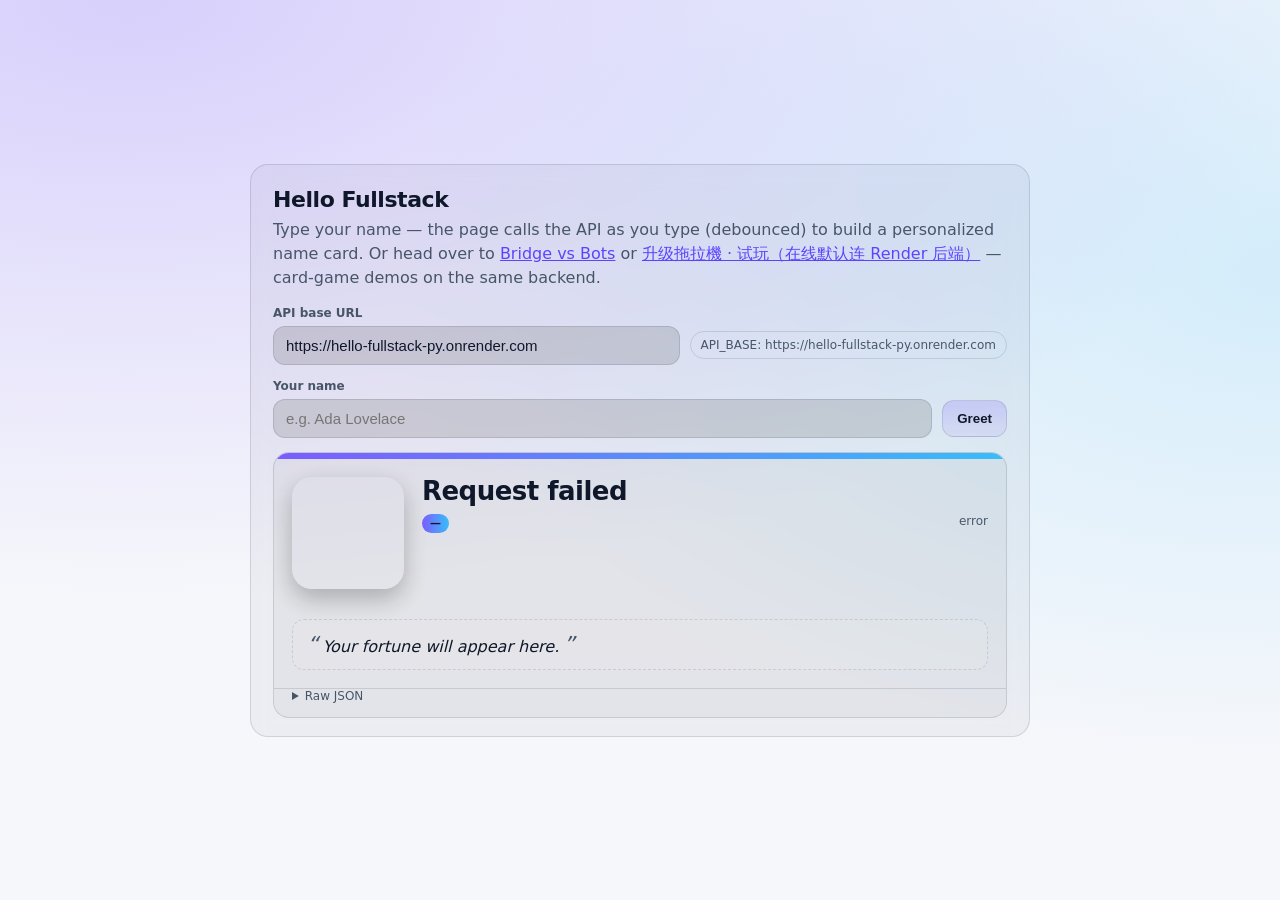
<file: frontend/index.html>
<!doctype html>
<html lang="en">
  <head>
    <meta charset="UTF-8" />
    <meta name="viewport" content="width=device-width, initial-scale=1.0" />
    <title>Hello Fullstack</title>
    <style>
      :root {
        color-scheme: light dark;
        --bg: #0b1020;
        --fg: #e8eaf2;
        --muted: #aab0c0;
        --card: rgba(255, 255, 255, 0.06);
        --border: rgba(255, 255, 255, 0.12);
        --accent: #7c5cff;
        --chip: rgba(255, 255, 255, 0.06);
      }
      @media (prefers-color-scheme: light) {
        :root {
          --bg: #f6f7fb;
          --fg: #0f172a;
          --muted: #475569;
          --card: rgba(15, 23, 42, 0.04);
          --border: rgba(15, 23, 42, 0.12);
          --accent: #5b43ff;
          --chip: rgba(15, 23, 42, 0.05);
        }
      }
      * { box-sizing: border-box; }
      body {
        margin: 0;
        font-family: ui-sans-serif, system-ui, -apple-system, Segoe UI, Roboto,
          Helvetica, Arial, "Apple Color Emoji", "Segoe UI Emoji";
        background: radial-gradient(1200px 600px at 10% 0%, rgba(124, 92, 255, 0.25), transparent),
          radial-gradient(900px 500px at 100% 30%, rgba(56, 189, 248, 0.18), transparent),
          var(--bg);
        color: var(--fg);
        min-height: 100vh;
        display: grid;
        place-items: center;
        padding: 24px;
      }
      .card {
        width: min(780px, 100%);
        background: var(--card);
        border: 1px solid var(--border);
        border-radius: 18px;
        padding: 22px 22px 18px;
        backdrop-filter: blur(10px);
        position: relative;
        overflow: hidden;
      }
      h1 {
        margin: 0 0 6px;
        font-size: 22px;
        letter-spacing: -0.02em;
      }
      p {
        margin: 0 0 16px;
        color: var(--muted);
        line-height: 1.5;
      }
      .row {
        display: flex;
        gap: 10px;
        flex-wrap: wrap;
        align-items: center;
      }
      button {
        appearance: none;
        border: 1px solid var(--border);
        background: linear-gradient(180deg, rgba(124, 92, 255, 0.22), rgba(124, 92, 255, 0.08));
        color: var(--fg);
        border-radius: 12px;
        padding: 10px 14px;
        font-weight: 600;
        cursor: pointer;
        transition: transform 80ms ease, border-color 120ms ease;
      }
      button:hover { border-color: rgba(124, 92, 255, 0.6); }
      button:active { transform: translateY(1px); }
      button:disabled { opacity: 0.55; cursor: not-allowed; }
      label {
        display: block;
        font-size: 12px;
        font-weight: 600;
        color: var(--muted);
        margin-bottom: 6px;
      }
      input[type="text"] {
        flex: 1;
        min-width: 180px;
        appearance: none;
        border: 1px solid var(--border);
        background: rgba(0, 0, 0, 0.12);
        color: var(--fg);
        border-radius: 12px;
        padding: 10px 12px;
        font-size: 15px;
      }
      input[type="text"]:focus {
        outline: none;
        border-color: rgba(124, 92, 255, 0.55);
        box-shadow: 0 0 0 3px rgba(124, 92, 255, 0.18);
      }
      .field { margin-bottom: 14px; }
      .pill {
        font-size: 12px;
        color: var(--muted);
        border: 1px solid var(--border);
        border-radius: 999px;
        padding: 6px 10px;
      }
      a { color: var(--accent); }

      /* --- Fancy card --- */
      .namecard {
        margin-top: 14px;
        border: 1px solid var(--border);
        border-radius: 16px;
        padding: 0;
        overflow: hidden;
        background: var(--card);
      }
      .namecard .aura {
        height: 6px;
        width: 100%;
        background: linear-gradient(90deg, var(--c1, #7c5cff), var(--c2, #38bdf8));
      }
      .namecard .body {
        display: grid;
        grid-template-columns: 112px 1fr;
        gap: 18px;
        padding: 18px;
      }
      .avatar {
        width: 112px;
        height: 112px;
        border-radius: 20px;
        overflow: hidden;
        box-shadow: 0 10px 25px rgba(0,0,0,0.25);
      }
      .avatar svg { display: block; width: 100%; height: 100%; }
      .who { min-width: 0; }
      .hello {
        font-size: 26px;
        font-weight: 700;
        letter-spacing: -0.02em;
        line-height: 1.15;
        margin: 0 0 4px;
        min-height: 1.3em;
        transition: opacity 220ms ease, transform 220ms ease;
      }
      .hello.fade { opacity: 0; transform: translateY(-4px); }
      .meta {
        font-size: 12px;
        color: var(--muted);
        display: flex;
        gap: 8px;
        flex-wrap: wrap;
        margin-bottom: 10px;
      }
      .badge {
        font-size: 11px;
        font-weight: 600;
        letter-spacing: 0.04em;
        text-transform: uppercase;
        color: var(--fg);
        background: linear-gradient(90deg, var(--c1, #7c5cff), var(--c2, #38bdf8));
        padding: 3px 8px;
        border-radius: 999px;
      }
      .chips {
        display: flex;
        flex-wrap: wrap;
        gap: 6px;
        margin-top: 4px;
      }
      .chip {
        font-size: 12px;
        background: var(--chip);
        border: 1px solid var(--border);
        border-radius: 8px;
        padding: 4px 8px;
        color: var(--fg);
      }
      .chip b { color: var(--muted); font-weight: 600; margin-right: 4px; }
      .fortune {
        margin: 12px 18px 18px;
        padding: 12px 14px;
        border: 1px dashed var(--border);
        border-radius: 12px;
        font-style: italic;
        color: var(--fg);
        background: rgba(255,255,255,0.03);
      }
      .fortune::before { content: "\201C"; font-size: 22px; color: var(--muted); margin-right: 4px; }
      .fortune::after  { content: "\201D"; font-size: 22px; color: var(--muted); margin-left: 4px; }

      .details {
        margin-top: 10px;
        border-top: 1px solid var(--border);
        padding-top: 10px;
      }
      details summary {
        cursor: pointer;
        color: var(--muted);
        font-size: 12px;
        user-select: none;
      }
      pre {
        margin: 10px 0 0;
        padding: 12px;
        border-radius: 10px;
        border: 1px solid var(--border);
        background: rgba(0, 0, 0, 0.18);
        overflow: auto;
        font-size: 12px;
        max-height: 260px;
      }

      .confetti {
        position: absolute;
        inset: 0;
        pointer-events: none;
      }

      @media (max-width: 520px) {
        .namecard .body { grid-template-columns: 88px 1fr; }
        .avatar { width: 88px; height: 88px; border-radius: 16px; }
        .hello { font-size: 22px; }
      }
    </style>
  </head>
  <body>
    <div class="card">
      <canvas id="confetti" class="confetti" aria-hidden="true"></canvas>

      <h1>Hello Fullstack</h1>
      <p>
        Type your name — the page calls the API as you type (debounced) to
        build a personalized name card. Or head over to
        <a href="./bridge/">Bridge vs Bots</a> or
        <a href="./sheng/">升级拖拉機 · 试玩（在线默认连 Render 后端）</a> — card-game demos on
        the same backend.
      </p>

      <div class="field">
        <label for="apiBase">API base URL</label>
        <div class="row">
          <input
            id="apiBase"
            type="text"
            placeholder="e.g. https://your-service.onrender.com"
            inputmode="url"
            autocomplete="url"
          />
          <span class="pill" id="apiBasePill"></span>
        </div>
      </div>

      <div class="field">
        <label for="name">Your name</label>
        <div class="row">
          <input
            id="name"
            type="text"
            placeholder="e.g. Ada Lovelace"
            autocomplete="name"
            maxlength="80"
          />
          <button id="call" type="button">Greet</button>
        </div>
      </div>

      <section class="namecard" id="namecard" aria-live="polite">
        <div class="aura" id="aura"></div>
        <div class="body">
          <div class="avatar" id="avatar"></div>
          <div class="who">
            <div class="hello" id="hello">Start typing a name…</div>
            <div class="meta">
              <span class="badge" id="auraWord">—</span>
              <span id="langLabel">—</span>
              <span id="status" style="margin-left:auto"></span>
            </div>
            <div class="chips" id="chips"></div>
          </div>
        </div>
        <div class="fortune" id="fortune">Your fortune will appear here.</div>
        <div class="details" style="padding: 0 18px 14px">
          <details>
            <summary>Raw JSON</summary>
            <pre id="raw">{}</pre>
          </details>
        </div>
      </section>
    </div>

    <script>
      const apiBaseInput = document.getElementById("apiBase");
      const nameInput = document.getElementById("name");
      const callBtn = document.getElementById("call");
      const pill = document.getElementById("apiBasePill");

      const avatarEl = document.getElementById("avatar");
      const helloEl = document.getElementById("hello");
      const langLabelEl = document.getElementById("langLabel");
      const auraWordEl = document.getElementById("auraWord");
      const auraBarEl = document.getElementById("aura");
      const chipsEl = document.getElementById("chips");
      const fortuneEl = document.getElementById("fortune");
      const rawEl = document.getElementById("raw");
      const statusEl = document.getElementById("status");
      const confettiCanvas = document.getElementById("confetti");

      function normalizeBaseUrl(x) {
        return String(x || "").trim().replace(/\/+$/, "");
      }
      function getApiBaseFromUrl() {
        const v = new URLSearchParams(window.location.search).get("api");
        return v ? normalizeBaseUrl(v) : "";
      }
      function getApiBaseFromStorage() {
        try {
          return normalizeBaseUrl(localStorage.getItem("hello_fullstack_api_base"));
        } catch {
          return "";
        }
      }
      let apiBase =
        getApiBaseFromUrl() ||
        getApiBaseFromStorage() ||
        "https://hello-fullstack-py.onrender.com";

      function renderApiBase() {
        apiBaseInput.value = apiBase;
        pill.textContent = `API_BASE: ${apiBase}`;
      }
      function setApiBase(next) {
        const v = normalizeBaseUrl(next);
        if (!v) return;
        apiBase = v;
        try { localStorage.setItem("hello_fullstack_api_base", apiBase); } catch {}
        renderApiBase();
      }
      renderApiBase();

      // --- greetings rotation ---
      let greetingIdx = 0;
      let greetings = [];
      let rotateTimer = null;
      function stopRotation() {
        if (rotateTimer) { clearInterval(rotateTimer); rotateTimer = null; }
      }
      function showGreeting(i) {
        if (!greetings.length) return;
        const g = greetings[i % greetings.length];
        helloEl.classList.add("fade");
        setTimeout(() => {
          helloEl.textContent = g.text;
          langLabelEl.textContent = g.lang;
          helloEl.classList.remove("fade");
        }, 180);
      }
      function startRotation() {
        stopRotation();
        if (greetings.length <= 1) return;
        rotateTimer = setInterval(() => {
          greetingIdx = (greetingIdx + 1) % greetings.length;
          showGreeting(greetingIdx);
        }, 2500);
      }

      // --- confetti ---
      function resizeConfetti() {
        const rect = confettiCanvas.getBoundingClientRect();
        confettiCanvas.width = rect.width * devicePixelRatio;
        confettiCanvas.height = rect.height * devicePixelRatio;
      }
      window.addEventListener("resize", resizeConfetti);
      requestAnimationFrame(resizeConfetti);

      function burstConfetti(colors) {
        const ctx = confettiCanvas.getContext("2d");
        const w = confettiCanvas.width, h = confettiCanvas.height;
        const N = 80;
        const parts = Array.from({ length: N }, () => ({
          x: w * 0.5,
          y: h * 0.18,
          vx: (Math.random() - 0.5) * 8 * devicePixelRatio,
          vy: (Math.random() * -6 - 2) * devicePixelRatio,
          g: 0.18 * devicePixelRatio,
          size: (3 + Math.random() * 3) * devicePixelRatio,
          rot: Math.random() * Math.PI,
          vr: (Math.random() - 0.5) * 0.3,
          color: colors[Math.floor(Math.random() * colors.length)],
          life: 80 + Math.random() * 40,
        }));
        let t = 0;
        function frame() {
          ctx.clearRect(0, 0, w, h);
          let alive = 0;
          for (const p of parts) {
            if (p.life <= 0) continue;
            alive++;
            p.vy += p.g;
            p.x += p.vx;
            p.y += p.vy;
            p.rot += p.vr;
            p.life -= 1;
            ctx.save();
            ctx.translate(p.x, p.y);
            ctx.rotate(p.rot);
            ctx.fillStyle = p.color;
            ctx.globalAlpha = Math.max(0, Math.min(1, p.life / 60));
            ctx.fillRect(-p.size / 2, -p.size / 2, p.size, p.size * 0.5);
            ctx.restore();
          }
          t++;
          if (alive > 0 && t < 180) requestAnimationFrame(frame);
          else ctx.clearRect(0, 0, w, h);
        }
        requestAnimationFrame(frame);
      }

      // --- render ---
      function renderCard(data) {
        rawEl.textContent = JSON.stringify(data, null, 2);

        const [c1, c2] = data.aura?.colors || ["#7c5cff", "#38bdf8"];
        auraBarEl.style.background = `linear-gradient(90deg, ${c1}, ${c2})`;
        document.documentElement.style.setProperty("--c1", c1);
        document.documentElement.style.setProperty("--c2", c2);
        auraWordEl.textContent = data.aura?.word || "—";
        auraWordEl.style.background = `linear-gradient(90deg, ${c1}, ${c2})`;

        avatarEl.innerHTML = data.avatar_svg || "";

        greetings = Array.isArray(data.greetings) ? data.greetings : [];
        greetingIdx = 0;
        if (greetings.length) showGreeting(0);
        startRotation();

        const s = data.stats || {};
        const chips = [
          ["length", s.length],
          ["letters", s.letters],
          ["vowels", s.vowels],
          ["consonants", s.consonants],
          ["reversed", s.reversed],
          ["leet", s.leet],
        ];
        chipsEl.innerHTML = "";
        for (const [label, value] of chips) {
          if (value === undefined || value === null || value === "") continue;
          const span = document.createElement("span");
          span.className = "chip";
          const b = document.createElement("b");
          b.textContent = label + ":";
          span.appendChild(b);
          span.appendChild(document.createTextNode(" " + String(value)));
          chipsEl.appendChild(span);
        }

        fortuneEl.textContent = data.fortune || "";

        burstConfetti([c1, c2, "#ffffff"]);
      }

      function pretty(x) { return JSON.stringify(x, null, 2); }

      let debounceTimer = null;
      let reqSeq = 0;

      async function fetchGreet() {
        const q = nameInput.value.trim();
        const url =
          q.length === 0
            ? `${apiBase}/api/greet`
            : `${apiBase}/api/greet?name=${encodeURIComponent(q)}`;

        const mySeq = ++reqSeq;
        statusEl.textContent = "loading…";
        callBtn.disabled = true;
        try {
          const res = await fetch(url, {
            method: "GET",
            headers: { Accept: "application/json" },
          });
          const body = await res.json().catch(() => null);
          if (mySeq !== reqSeq) return; // stale response
          if (!res.ok) {
            throw new Error(`HTTP ${res.status}\n` + (body ? pretty(body) : "(no JSON body)"));
          }
          statusEl.textContent = "";
          renderCard(body);
        } catch (e) {
          if (mySeq !== reqSeq) return;
          statusEl.textContent = "error";
          helloEl.textContent = "Request failed";
          langLabelEl.textContent = "";
          rawEl.textContent = "Request failed.\n\n" +
            (e && e.stack ? e.stack : String(e)) +
            "\n\nIf deployed: check CORS and the Render URL.";
        } finally {
          callBtn.disabled = false;
        }
      }

      nameInput.addEventListener("input", () => {
        clearTimeout(debounceTimer);
        debounceTimer = setTimeout(fetchGreet, 350);
      });
      nameInput.addEventListener("keydown", (e) => {
        if (e.key === "Enter") {
          clearTimeout(debounceTimer);
          fetchGreet();
        }
      });
      callBtn.addEventListener("click", () => {
        clearTimeout(debounceTimer);
        fetchGreet();
      });
      apiBaseInput.addEventListener("change", () => setApiBase(apiBaseInput.value));

      // Kick off with an initial greeting for "friend"
      fetchGreet();
    </script>
  </body>
</html>
</file>
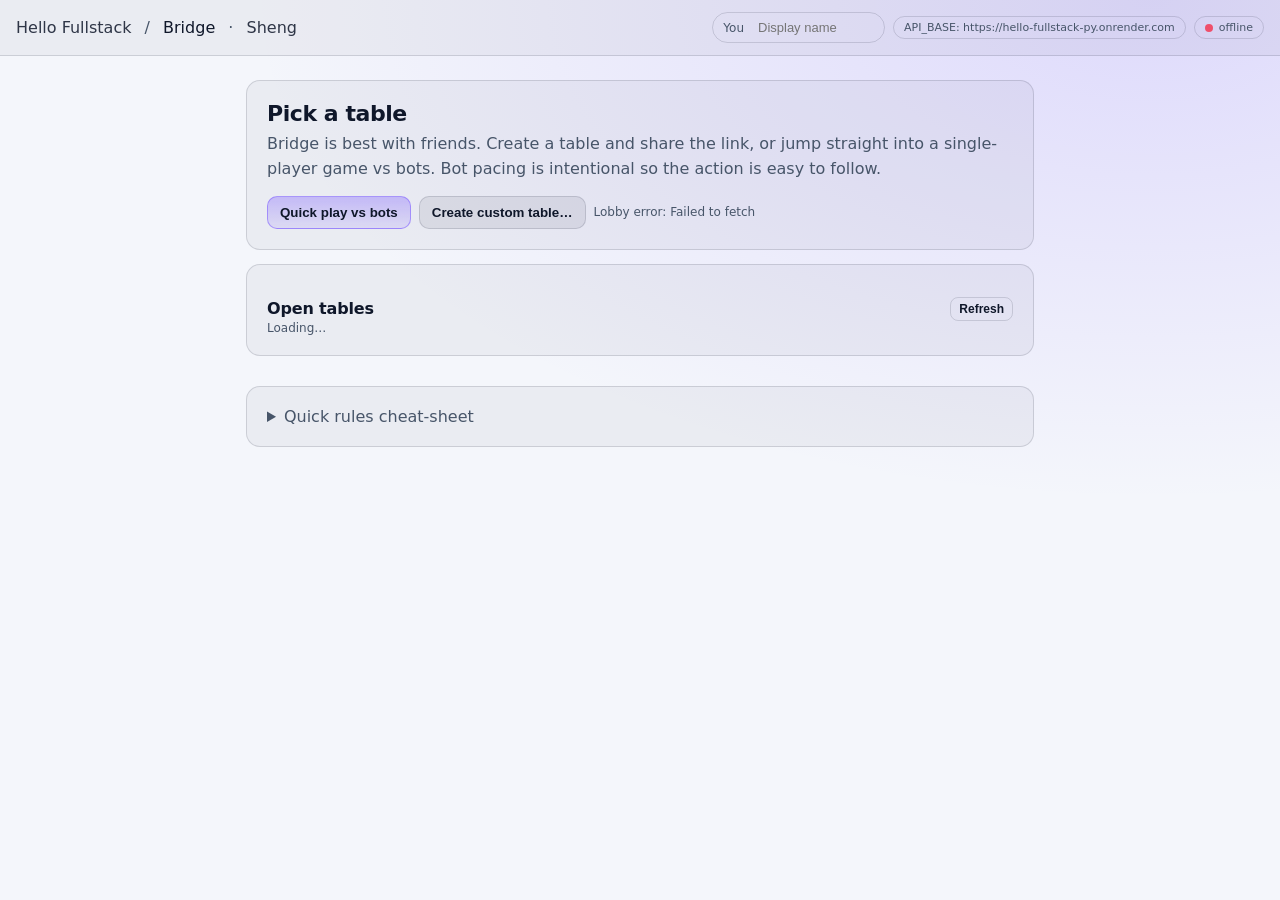
<file: frontend/bridge/index.html>
<!doctype html>
<html lang="en">
  <head>
    <meta charset="UTF-8" />
    <meta name="viewport" content="width=device-width, initial-scale=1.0" />
    <title>Bridge — Hello Fullstack</title>
    <link rel="stylesheet" href="./bridge.css" />
  </head>
  <body>
    <header class="topbar">
      <div class="brand">
        <a href="../">Hello Fullstack</a>
        <span class="sep">/</span>
        <span>Bridge</span>
        <span class="sep">·</span>
        <a href="../sheng/" title="拖拉機 / 升级">Sheng</a>
      </div>
      <div class="topright">
        <label class="namebox">
          <span>You</span>
          <input id="displayNameInput" type="text" maxlength="24" placeholder="Display name" />
        </label>
        <span class="pill" id="apiBasePill">API_BASE: ?</span>
        <span class="pill" id="connPill" title="WebSocket status">offline</span>
        <button id="leaveBtn" class="btn ghost hidden" type="button">Leave table</button>
      </div>
    </header>

    <main id="app">
      <!-- ============== LOBBY VIEW ============== -->
      <section id="lobby" class="lobby">
        <div class="lobby-card">
          <h1>Pick a table</h1>
          <p>
            Bridge is best with friends. Create a table and share the link, or
            jump straight into a single-player game vs bots. Bot pacing is
            intentional so the action is easy to follow.
          </p>
          <div class="row" style="gap:8px;align-items:center">
            <button id="quickPlayBtn" class="btn primary" type="button">Quick play vs bots</button>
            <button id="toggleCreateBtn" class="btn" type="button">Create custom table…</button>
            <span class="muted small" id="lobbyStatus"></span>
          </div>

          <div id="createForm" class="create-form hidden">
            <div class="field">
              <label>Mode</label>
              <div class="row" style="gap:14px">
                <label class="radio"><input type="radio" name="mode" value="with_bots" checked /> Mix humans and bots</label>
                <label class="radio"><input type="radio" name="mode" value="humans_only" /> Strict 4 humans (no bots ever)</label>
              </div>
            </div>
            <div class="field" id="minHumansField">
              <label>Wait for how many humans before dealing?</label>
              <div class="row" style="gap:6px">
                <label class="radio"><input type="radio" name="minHumans" value="1" checked /> 1 (solo, vs 3 bots)</label>
                <label class="radio"><input type="radio" name="minHumans" value="2" /> 2 (vs 2 bots)</label>
                <label class="radio"><input type="radio" name="minHumans" value="3" /> 3 (vs 1 bot)</label>
                <label class="radio"><input type="radio" name="minHumans" value="4" /> 4 (no bots unless someone leaves)</label>
              </div>
            </div>
            <div class="field">
              <label>Sit at</label>
              <div class="row" style="gap:6px">
                <label class="radio"><input type="radio" name="hostSeat" value="N" /> N</label>
                <label class="radio"><input type="radio" name="hostSeat" value="E" /> E</label>
                <label class="radio"><input type="radio" name="hostSeat" value="S" checked /> S</label>
                <label class="radio"><input type="radio" name="hostSeat" value="W" /> W</label>
                <label class="radio"><input type="radio" name="hostSeat" value="" /> none (just create)</label>
              </div>
            </div>
            <div class="row">
              <button id="createConfirmBtn" class="btn primary" type="button">Create table</button>
            </div>
          </div>
        </div>

        <div class="lobby-card">
          <div class="row" style="justify-content:space-between;align-items:center">
            <h2 style="margin:0">Open tables</h2>
            <button id="refreshLobbyBtn" class="btn tiny ghost" type="button">Refresh</button>
          </div>
          <div id="lobbyList" class="lobby-list"><div class="muted small">Loading…</div></div>
        </div>

        <details class="rules lobby-card">
          <summary>Quick rules cheat-sheet</summary>
          <ul>
            <li><b>Bidding</b>: each call must outrank the last. Strain order: ♣ &lt; ♦ &lt; ♥ &lt; ♠ &lt; NT.</li>
            <li><b>Auction ends</b> after 3 passes following any bid (or 4 passes from the start).</li>
            <li><b>Contract</b>: highest bid wins. Declarer is the first on that side to bid the contract's strain.</li>
            <li><b>Play</b>: opening lead from declarer's left. Dummy (declarer's partner) is revealed; declarer plays both hands.</li>
            <li>Must follow suit if you can. Highest trump wins, else highest of led suit.</li>
            <li>Make your contract or pay penalties. Game bonus when trick score ≥ 100.</li>
          </ul>
        </details>
      </section>

      <!-- ============== GAME VIEW ============== -->
      <section id="game" class="game hidden">
        <div class="board">
          <div class="seat n" id="seat-N">
            <div class="seat-label" id="label-N"><span class="dir">N</span> <span class="who">North</span></div>
            <div class="hand-row" id="hand-N"></div>
          </div>
          <div class="seat w" id="seat-W">
            <div class="seat-label" id="label-W"><span class="dir">W</span> <span class="who">West</span></div>
            <div class="hand-col" id="hand-W"></div>
          </div>
          <div class="center">
            <div class="trick-area" id="trickArea"></div>
            <div class="status" id="statusLine">—</div>
          </div>
          <div class="seat e" id="seat-E">
            <div class="seat-label" id="label-E"><span class="dir">E</span> <span class="who">East</span></div>
            <div class="hand-col" id="hand-E"></div>
          </div>
          <div class="seat s" id="seat-S">
            <div class="seat-label" id="label-S"><span class="dir">S</span> <span class="who">South</span></div>
            <div class="hand-row" id="hand-S"></div>
          </div>
        </div>

        <aside class="side">
          <div class="panel">
            <div class="panel-title">Table</div>
            <div class="muted small" id="tableInfoLine">—</div>
            <div class="row" style="gap:6px;margin-top:8px">
              <button id="copyLinkBtn" class="btn tiny ghost" type="button">Copy invite link</button>
            </div>
          </div>
          <div class="panel">
            <div class="panel-title">Auction</div>
            <div class="auction-grid">
              <div class="auction-head">N</div>
              <div class="auction-head">E</div>
              <div class="auction-head">S</div>
              <div class="auction-head">W</div>
              <div id="auctionCells" class="auction-cells"></div>
            </div>
            <div id="bidPanel" class="bid-panel hidden"></div>
          </div>

          <div class="panel">
            <div class="panel-title">Tricks</div>
            <div class="tricks-line" id="tricksLine">—</div>
          </div>

          <div class="panel">
            <div class="panel-title">Score</div>
            <div class="score-row"><span>NS</span><b id="scoreNS">0</b></div>
            <div class="score-row"><span>EW</span><b id="scoreEW">0</b></div>
            <div class="muted small" id="dealNumber">Deal —</div>
          </div>
        </aside>
      </section>

      <!-- ============== SEAT-CLAIM OVERLAY ============== -->
      <div id="seatOverlay" class="overlay hidden">
        <div class="overlay-inner">
          <div class="end-title">Pick a seat</div>
          <div class="muted small" id="seatOverlayInfo">—</div>
          <div id="seatChoices" class="seat-choices"></div>
          <div class="row" style="margin-top:14px">
            <button id="leaveOverlayBtn" class="btn ghost" type="button">Back to lobby</button>
          </div>
        </div>
      </div>

      <!-- ============== END-OF-DEAL ============== -->
      <div id="endcard" class="endcard hidden">
        <div class="endcard-inner">
          <div class="end-title" id="endTitle">Deal complete</div>
          <pre class="end-detail" id="endDetail"></pre>
          <div class="row">
            <button id="nextDealBtn" class="btn primary" type="button">Next deal</button>
            <button id="leaveTableBtn" class="btn ghost" type="button">Leave table</button>
          </div>
        </div>
      </div>
    </main>

    <script src="./ws.js"></script>
    <script src="./bridge.js"></script>
  </body>
</html>
</file>
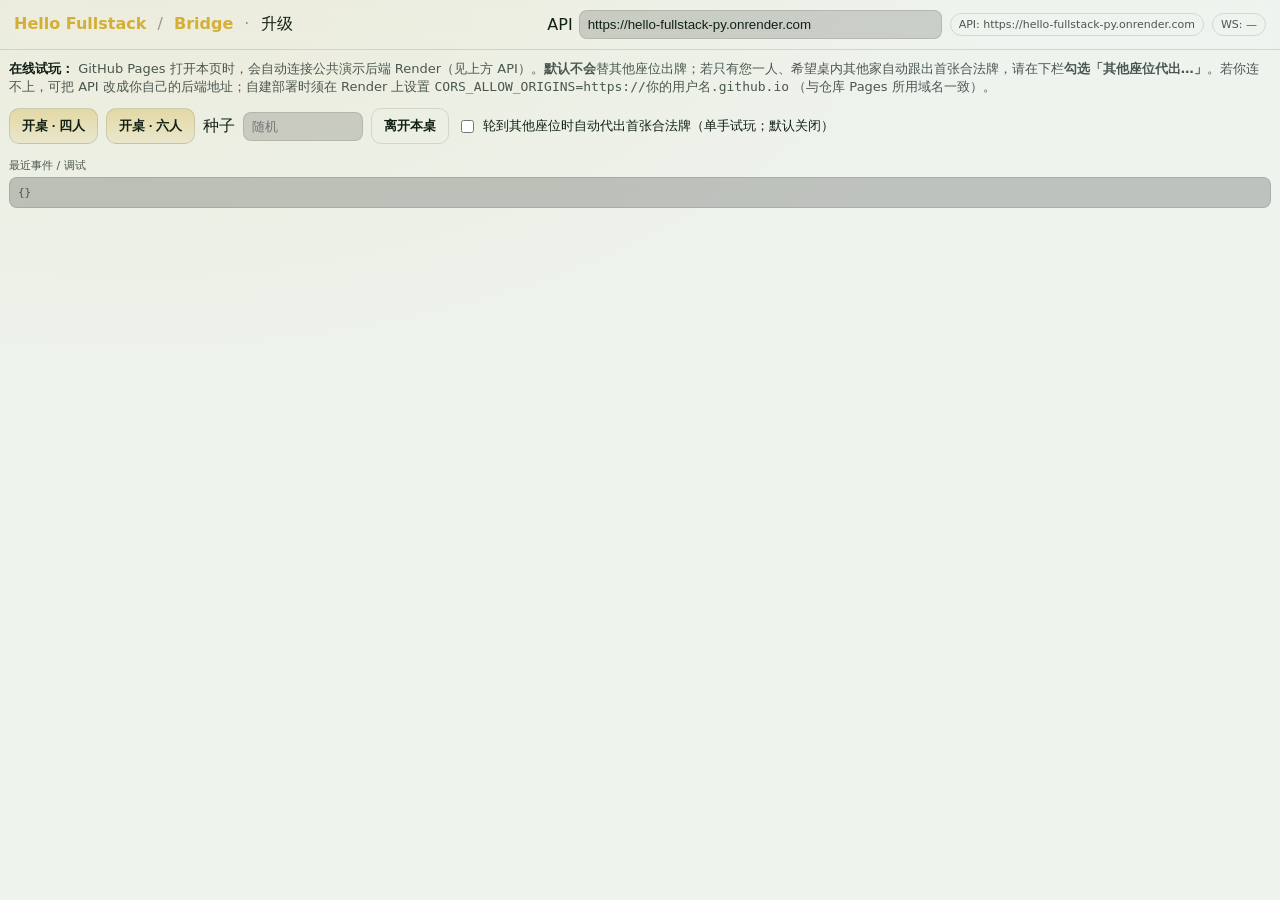
<file: frontend/sheng/index.html>
<!doctype html>
<html lang="zh-Hans">
  <head>
    <meta charset="UTF-8" />
    <meta name="viewport" content="width=device-width, initial-scale=1.0" />
    <title>升级 — 试玩</title>
    <link rel="stylesheet" href="./sheng.css?v=sheng-slower-declare-v2-20260430" />
  </head>
  <body>
    <header class="topbar">
      <div class="brand">
        <a href="../">Hello Fullstack</a>
        <span class="sep">/</span>
        <a href="../bridge/">Bridge</a>
        <span class="sep">·</span>
        <span>升级</span>
      </div>
      <div class="topright row">
        <label class="row" style="gap: 6px">
          API
          <input
            id="apiBaseInput"
            type="text"
            placeholder="online 默认 Render 后端"
            size="42"
          />
        </label>
        <span class="pill" id="apiPill"></span>
        <span class="pill conn" id="wsPill">WS: —</span>
      </div>
    </header>

    <main>
      <p class="hint-line" style="margin: 0 0 12px; font-size: 13px; color: var(--muted, #8a9e8f)">
        <strong style="color: var(--fg, inherit)">在线试玩：</strong>
        GitHub Pages 打开本页时，会自动连接公共演示后端 Render（见上方 API）。<strong>默认不会</strong>替其他座位出牌；若只有您一人、希望桌内其他家自动跟出首张合法牌，请在下栏<strong>勾选「其他座位代出…」</strong>。若你连不上，可把 API 改成你自己的后端地址；自建部署时须在 Render 上设置
        <code>CORS_ALLOW_ORIGINS=https://你的用户名.github.io</code>
        （与仓库 Pages 所用域名一致）。
      </p>
      <section class="toolbar" id="setup">
        <button type="button" class="btn primary" id="btn4">开桌 · 四人</button>
        <button type="button" class="btn primary" id="btn6">开桌 · 六人</button>
        <label class="row"
          >种子 <input id="seedIn" type="number" placeholder="随机" style="width: 9em"
        /></label>
        <button type="button" class="btn ghost" id="btnLeave">离开本桌</button>
        <label class="row" style="gap: 6px; align-items: center">
          <input type="checkbox" id="chkAutoBot" />
          <span style="font-size: 13px">轮到其他座位时自动代出首张合法牌（单手试玩；默认关闭）</span>
        </label>
      </section>

      <section id="friendSixSection" class="muted-block friend-six hidden" aria-label="六人找朋友">
        <p class="hint-line" style="margin: 0 0 8px; font-size: 12px">
          六人桌可选<strong>两张朋友叫牌</strong>（第 N 张、花色、点数）；不勾选则全程按<strong>对角</strong>组队。朋友牌点数不可等于<strong>当前级别</strong>（首副默认 2）。
        </p>
        <label class="row" style="gap: 8px; align-items: center; margin-bottom: 8px">
          <input type="checkbox" id="chkFriendCalls" />
          <span>开局带两张朋友叫牌（下一副可改；不勾表示本副对角）</span>
        </label>
        <div id="friendFields">
          <div class="row friend-call-row">
            <span class="friend-label">朋友 1</span>
            <label class="row" style="gap: 6px"
              >第 <input id="fc1_nth" type="number" min="1" max="1080" value="3" class="fc-nth" /> 张</label
            >
            <select id="fc1_suit" aria-label="朋友1花色">
              <option value="C">♣</option>
              <option value="D">♦</option>
              <option value="H">♥</option>
              <option value="S">♠</option>
            </select>
            <select id="fc1_rank" aria-label="朋友1点数">
              <option value="14">A</option>
              <option value="13">K</option>
              <option value="12">Q</option>
              <option value="11">J</option>
              <option value="10">10</option>
              <option value="9" selected>9</option>
              <option value="8">8</option>
              <option value="7">7</option>
              <option value="6">6</option>
              <option value="4">4</option>
              <option value="3">3</option>
              <option value="2">2</option>
            </select>
          </div>
          <div class="row friend-call-row">
            <span class="friend-label">朋友 2</span>
            <label class="row" style="gap: 6px"
              >第 <input id="fc2_nth" type="number" min="1" max="1080" value="5" class="fc-nth" /> 张</label
            >
            <select id="fc2_suit" aria-label="朋友2花色">
              <option value="C">♣</option>
              <option value="D" selected>♦</option>
              <option value="H">♥</option>
              <option value="S">♠</option>
            </select>
            <select id="fc2_rank" aria-label="朋友2点数">
              <option value="14">A</option>
              <option value="13">K</option>
              <option value="12">Q</option>
              <option value="11">J</option>
              <option value="10">10</option>
              <option value="9">9</option>
              <option value="8">8</option>
              <option value="7" selected>7</option>
              <option value="6">6</option>
              <option value="4">4</option>
              <option value="3">3</option>
              <option value="2">2</option>
            </select>
          </div>
        </div>
      </section>

      <div class="seat-strip hidden" id="seatStrip">
        <span style="font-size: 12px; color: var(--muted)">本地座位（热座试玩切换视角）：</span>
        <span id="seatBtns"></span>
      </div>

      <section id="tableSection" class="table-section hidden">
        <div class="game-shell" id="gameShell">
          <div class="board-column">
            <div id="dealOverlay" class="deal-overlay hidden">
              <span>发牌中… 稍后可叫朋友牌 / 理牌</span>
            </div>
            <div id="metaBar" class="meta-bar"></div>
            <div id="boardResizeFrame" class="board-resize-frame">
              <div id="boardResizeHost" class="board-resize-host">
                <div class="board-fit-viewport">
                  <div id="boardScaleWrap" class="board-scale-wrap">
                    <div id="board" class="board sb-board"></div>
                  </div>
                </div>
              </div>
              <div
                id="boardResizeHandleX"
                class="board-resize-handle-x"
                role="separator"
                aria-orientation="vertical"
                aria-label="拖拽调整右侧栏宽度（牌桌与手牌同宽）"
                title="左右拖拽调整右侧栏宽度（牌桌与手牌同宽） · 双击恢复默认"
                tabindex="0"
              ></div>
            </div>
            <div
              id="boardResizeHandle"
              class="board-resize-handle"
              role="separator"
              aria-orientation="horizontal"
              aria-label="拖拽调整牌桌区域高度；内容会整体缩放以完整显示"
              title="上下拖拽调整牌桌区域高度 · 内容自动缩放以完整显示 · 双击恢复默认"
              tabindex="0"
            ></div>
            <div id="myHandDock" class="my-hand-dock"></div>
            <div class="board-footer row">
              <button type="button" class="btn primary hidden" id="btnNext">下一副</button>
              <div id="statusLine" class="status-line"></div>
            </div>
            <div class="summary hidden" id="summaryBox"></div>
          </div>
          <aside class="side-panels">
            <div class="panel">
              <div class="panel-title">计分板</div>
              <div id="scoreBoard"></div>
            </div>
            <div class="panel">
              <div class="panel-title">墩历史</div>
              <p class="muted small" style="margin: -4px 0 10px">默认展示上一墩；下拉可切换到当前墩或其他墩。</p>
              <label class="trick-hist-label">查阅 <select id="trickHistorySelect" aria-label="选择墩"></select></label>
              <div id="trickHistoryView" class="trick-hist-body"></div>
            </div>
          </aside>
        </div>
      </section>

      <div id="trickArea" class="hidden" aria-hidden="true"></div>
      <div id="handArea" class="hidden" aria-hidden="true"></div>

      <div class="events">
        <span>最近事件 / 调试</span>
        <pre id="eventLog">{}</pre>
      </div>
    </main>

    <script src="./sheng.js?v=sheng-slower-declare-v2-20260430"></script>
  </body>
</html>
</file>
<file: frontend/bridge/bridge.css>
:root {
  color-scheme: light dark;
  --bg: #0a1420;
  --felt: #114b3a;
  --felt-edge: #0a3527;
  --fg: #ecf0f5;
  --muted: #9aa3b2;
  --card-bg: #fff;
  --card-fg: #0f172a;
  --red: #d4253a;
  --black: #0f172a;
  --accent: #7c5cff;
  --border: rgba(255, 255, 255, 0.14);
  --panel: rgba(255, 255, 255, 0.05);
  --panel-strong: rgba(255, 255, 255, 0.08);
  --highlight: rgba(124, 92, 255, 0.32);
  --good: #58d495;
  --bad: #ef4f6b;
}
@media (prefers-color-scheme: light) {
  :root {
    --bg: #f4f6fb;
    --felt: #0e7a5e;
    --felt-edge: #095a44;
    --fg: #0f172a;
    --muted: #475569;
    --border: rgba(15, 23, 42, 0.14);
    --panel: rgba(15, 23, 42, 0.04);
    --panel-strong: rgba(15, 23, 42, 0.07);
  }
}

* { box-sizing: border-box; }
html, body { margin: 0; padding: 0; }
body {
  min-height: 100vh;
  font-family: ui-sans-serif, system-ui, -apple-system, Segoe UI, Roboto, sans-serif;
  background: radial-gradient(900px 500px at 90% 0%, rgba(124, 92, 255, 0.18), transparent), var(--bg);
  color: var(--fg);
}

.topbar {
  display: flex;
  align-items: center;
  justify-content: space-between;
  padding: 12px 16px;
  border-bottom: 1px solid var(--border);
  background: var(--panel);
}
.brand a { color: var(--fg); text-decoration: none; opacity: 0.85; }
.brand a:hover { opacity: 1; }
.brand .sep { margin: 0 8px; color: var(--muted); }
.topright { display: flex; gap: 8px; align-items: center; }

.btn {
  appearance: none;
  border: 1px solid var(--border);
  color: var(--fg);
  background: var(--panel-strong);
  border-radius: 10px;
  padding: 8px 12px;
  font-weight: 600;
  cursor: pointer;
  transition: transform 80ms ease, border-color 120ms ease, background 120ms ease;
}
.btn:hover { border-color: rgba(124, 92, 255, 0.6); }
.btn:active { transform: translateY(1px); }
.btn:disabled { opacity: 0.5; cursor: not-allowed; }
.btn.primary {
  background: linear-gradient(180deg, rgba(124, 92, 255, 0.35), rgba(124, 92, 255, 0.12));
  border-color: rgba(124, 92, 255, 0.55);
}
.btn.ghost { background: transparent; }
.btn.tiny { padding: 4px 8px; font-size: 12px; border-radius: 8px; }

.pill {
  font-size: 11px;
  color: var(--muted);
  border: 1px solid var(--border);
  border-radius: 999px;
  padding: 4px 10px;
}

.hidden { display: none !important; }

.welcome {
  max-width: 720px;
  margin: 40px auto;
  padding: 24px;
  background: var(--panel);
  border: 1px solid var(--border);
  border-radius: 16px;
}
.welcome h1 { margin: 0 0 8px; }
.welcome p { color: var(--muted); line-height: 1.6; }
.rules { margin-top: 16px; color: var(--muted); }
.rules ul { line-height: 1.6; }

/* Lobby */
.lobby {
  max-width: 820px;
  margin: 24px auto;
  padding: 0 16px 40px;
  display: flex;
  flex-direction: column;
  gap: 14px;
}
.lobby-card {
  background: var(--panel);
  border: 1px solid var(--border);
  border-radius: 14px;
  padding: 20px;
}
.lobby-card h1 { margin: 0 0 6px; font-size: 22px; letter-spacing: -0.02em; }
.lobby-card h2 { margin: 0 0 12px; font-size: 16px; letter-spacing: -0.01em; }
.lobby-card p { color: var(--muted); line-height: 1.55; margin: 0 0 14px; }

.namebox {
  display: inline-flex;
  align-items: center;
  gap: 6px;
  font-size: 12px;
  color: var(--muted);
  border: 1px solid var(--border);
  border-radius: 999px;
  padding: 3px 4px 3px 10px;
}
.namebox input {
  appearance: none;
  border: none;
  background: transparent;
  color: var(--fg);
  padding: 4px 8px;
  font-size: 13px;
  border-radius: 999px;
  outline: none;
  width: 130px;
}
.namebox input:focus { background: rgba(255,255,255,0.08); }

.create-form {
  margin-top: 14px;
  padding: 14px;
  border: 1px dashed var(--border);
  border-radius: 12px;
  display: flex;
  flex-direction: column;
  gap: 10px;
}
.create-form .field { display: flex; flex-direction: column; gap: 6px; margin: 0; }
.create-form label { font-size: 11px; text-transform: uppercase; color: var(--muted); letter-spacing: 0.06em; margin: 0; }
.radio { font-size: 13px; display: inline-flex; align-items: center; gap: 4px; color: var(--fg); }

.lobby-list { display: flex; flex-direction: column; gap: 10px; }
.lobby-row {
  border: 1px solid var(--border);
  border-radius: 10px;
  padding: 10px 12px;
  background: var(--panel-strong);
  display: grid;
  grid-template-columns: 1fr auto;
  gap: 10px;
  align-items: center;
}
.lobby-row .meta { display: flex; flex-direction: column; gap: 4px; min-width: 0; }
.lobby-row .top { display: flex; align-items: center; gap: 6px; flex-wrap: wrap; font-size: 13px; }
.lobby-row .badge {
  font-size: 10px;
  padding: 2px 6px;
  border-radius: 999px;
  border: 1px solid var(--border);
  text-transform: uppercase;
  letter-spacing: 0.05em;
  color: var(--muted);
}
.lobby-row .seats { display: flex; gap: 6px; flex-wrap: wrap; }
.lobby-row .seat-chip {
  font-size: 11px;
  padding: 3px 7px;
  border-radius: 6px;
  border: 1px solid var(--border);
  display: inline-flex;
  gap: 4px;
  align-items: center;
}
.seat-chip.empty { color: var(--muted); }
.seat-chip.bot { color: var(--accent); }
.seat-chip.human { color: var(--good); }
.seat-chip.disconnected { opacity: 0.55; text-decoration: line-through; }
.lobby-row .actions { display: flex; gap: 6px; flex-wrap: wrap; justify-content: flex-end; }

/* Seat-claim overlay (reuses .endcard look) */
.overlay {
  position: fixed;
  inset: 0;
  display: grid;
  place-items: center;
  background: rgba(0,0,0,0.55);
  z-index: 12;
}
.overlay-inner {
  background: var(--bg);
  border: 1px solid var(--border);
  border-radius: 14px;
  padding: 20px;
  width: min(420px, 92vw);
}
.seat-choices {
  margin-top: 12px;
  display: grid;
  grid-template-columns: repeat(2, 1fr);
  gap: 8px;
}
.seat-choices .btn { justify-content: center; text-align: center; }
.seat-choices .btn[disabled] { opacity: 0.4; }

/* Connection pill */
#connPill { display: inline-flex; align-items: center; gap: 6px; }
#connPill::before {
  content: "";
  width: 8px; height: 8px; border-radius: 50%;
  background: var(--bad);
  display: inline-block;
}
#connPill.online::before { background: var(--good); }
#connPill.connecting::before { background: gold; }

/* New seat label format */
.seat-label .dir { font-weight: 700; opacity: 1; }
.seat-label .who { opacity: 0.85; margin-left: 4px; }
.seat-label .badge {
  font-size: 9px;
  margin-left: 6px;
  padding: 1px 5px;
  border-radius: 999px;
  border: 1px solid rgba(255,255,255,0.3);
  letter-spacing: 0.05em;
}
.seat-label .badge.bot { color: rgba(255,255,255,0.85); border-color: rgba(124,92,255,0.55); background: rgba(124,92,255,0.18); }
.seat-label .badge.you { color: gold; border-color: rgba(255,215,0,0.55); }
.seat-label .badge.disconnected { color: var(--bad); }
.seat-label .badge.empty { color: rgba(255,255,255,0.6); }

.game {
  display: grid;
  grid-template-columns: minmax(0, 1fr) 320px;
  gap: 16px;
  padding: 16px;
}
@media (max-width: 980px) {
  .game { grid-template-columns: minmax(0, 1fr); }
}

.board {
  position: relative;
  background: radial-gradient(circle at 50% 50%, var(--felt) 0%, var(--felt-edge) 75%);
  border: 1px solid var(--felt-edge);
  border-radius: 16px;
  padding: 16px;
  display: grid;
  grid-template-areas:
    ".  n   ."
    "w  c  e"
    ".  s   .";
  grid-template-columns: 110px 1fr 110px;
  grid-template-rows: auto 1fr auto;
  gap: 12px;
  min-height: 560px;
  color: white;
}

.seat .seat-label {
  font-size: 11px;
  letter-spacing: 0.08em;
  text-transform: uppercase;
  color: rgba(255, 255, 255, 0.78);
  margin-bottom: 4px;
}
.seat.n { grid-area: n; text-align: center; }
.seat.s { grid-area: s; text-align: center; }
.seat.w { grid-area: w; }
.seat.e { grid-area: e; text-align: right; }
.center { grid-area: c; display: flex; flex-direction: column; align-items: center; justify-content: center; gap: 12px; }

.hand-row {
  display: flex;
  gap: 4px;
  flex-wrap: nowrap;
  justify-content: center;
  align-items: flex-end;
  min-height: 96px;
}
.hand-col {
  display: flex;
  flex-direction: column;
  gap: 4px;
  align-items: center;
  min-height: 220px;
}
.seat.s .hand-row { flex-wrap: wrap; }

/* Card visuals */
.card {
  width: 56px;
  height: 80px;
  border-radius: 8px;
  background: var(--card-bg);
  color: var(--card-fg);
  display: flex;
  flex-direction: column;
  justify-content: space-between;
  padding: 4px 6px;
  font-weight: 700;
  font-size: 16px;
  box-shadow: 0 4px 10px rgba(0, 0, 0, 0.3);
  user-select: none;
  position: relative;
  border: 1px solid rgba(0, 0, 0, 0.15);
}
.card.red { color: var(--red); }
.card.black { color: var(--black); }
.card .corner-tl { position: absolute; top: 4px; left: 6px; }
.card .corner-br { position: absolute; bottom: 4px; right: 6px; transform: rotate(180deg); }
.card .pip-center {
  position: absolute;
  top: 50%; left: 50%;
  transform: translate(-50%, -50%);
  font-size: 22px;
}

.card.back {
  background: repeating-linear-gradient(45deg, #244c80, #244c80 6px, #1c3964 6px, #1c3964 12px);
  border: 2px solid #11203c;
}
.card.back::after {
  content: "";
  position: absolute;
  inset: 6px;
  border: 2px solid rgba(255, 255, 255, 0.18);
  border-radius: 4px;
}

.card.small { width: 22px; height: 32px; font-size: 11px; padding: 2px 3px; }
.card.small .pip-center { font-size: 12px; }

.card.legal {
  outline: 2px solid rgba(255, 255, 255, 0.45);
  cursor: pointer;
}
.card.legal:hover {
  transform: translateY(-6px);
  box-shadow: 0 10px 18px rgba(0, 0, 0, 0.45);
}
.card.played {
  cursor: default;
}
.card.dimmed { opacity: 0.5; }

/* Trick area */
.trick-area {
  position: relative;
  width: 200px;
  height: 200px;
}
.trick-card {
  position: absolute;
  width: 56px;
  height: 80px;
  transition: transform 200ms ease, opacity 200ms ease;
}
.trick-card.n { top: 0; left: 50%; transform: translateX(-50%); }
.trick-card.s { bottom: 0; left: 50%; transform: translateX(-50%); }
.trick-card.w { left: 0; top: 50%; transform: translateY(-50%); }
.trick-card.e { right: 0; top: 50%; transform: translateY(-50%); }
.trick-card.win { box-shadow: 0 0 0 3px rgba(255, 215, 0, 0.85); }

.status {
  font-size: 13px;
  color: rgba(255, 255, 255, 0.92);
  text-align: center;
  background: rgba(0, 0, 0, 0.25);
  border: 1px solid rgba(255, 255, 255, 0.18);
  border-radius: 8px;
  padding: 6px 10px;
}

/* Side panels */
.side { display: flex; flex-direction: column; gap: 12px; }
.panel {
  background: var(--panel);
  border: 1px solid var(--border);
  border-radius: 12px;
  padding: 12px;
}
.panel-title {
  font-size: 11px;
  letter-spacing: 0.08em;
  text-transform: uppercase;
  color: var(--muted);
  margin-bottom: 8px;
}

.auction-grid {
  display: grid;
  grid-template-columns: repeat(4, 1fr);
  gap: 4px;
  font-size: 13px;
}
.auction-head {
  font-size: 11px;
  text-align: center;
  color: var(--muted);
  border-bottom: 1px solid var(--border);
  padding-bottom: 4px;
}
.auction-cells {
  grid-column: 1 / -1;
  display: grid;
  grid-template-columns: repeat(4, 1fr);
  gap: 4px;
  font-variant-numeric: tabular-nums;
}
.auction-cell {
  text-align: center;
  padding: 3px 4px;
  border-radius: 6px;
}
.auction-cell.cur { background: var(--highlight); }
.auction-cell.pass { color: var(--muted); }
.auction-cell .red { color: var(--red); }
.auction-cell .black { color: var(--fg); }

.bid-panel { margin-top: 10px; display: flex; flex-direction: column; gap: 8px; }
.bid-row { display: flex; flex-wrap: wrap; gap: 4px; }
.bid-row .btn { padding: 6px 8px; font-size: 13px; }
.bid-row .btn.suit-red { color: var(--red); }
.bid-row .level-row .btn { min-width: 36px; }
.bid-row .meta { color: var(--muted); font-size: 12px; align-self: center; margin-right: 6px; }

.tricks-line { font-size: 14px; line-height: 1.6; }
.score-row { display: flex; justify-content: space-between; font-variant-numeric: tabular-nums; }
.score-row b { font-weight: 700; }
.muted { color: var(--muted); }
.small { font-size: 12px; }

.endcard {
  position: fixed;
  inset: 0;
  display: grid;
  place-items: center;
  background: rgba(0, 0, 0, 0.45);
  z-index: 10;
}
.endcard-inner {
  background: var(--bg);
  border: 1px solid var(--border);
  border-radius: 14px;
  padding: 20px;
  width: min(520px, 92vw);
}
.end-title { font-size: 18px; font-weight: 700; margin-bottom: 8px; }
.end-detail {
  background: rgba(0, 0, 0, 0.18);
  border: 1px solid var(--border);
  border-radius: 8px;
  padding: 10px;
  white-space: pre-wrap;
  font-size: 12px;
  max-height: 50vh;
  overflow: auto;
}
.row { display: flex; gap: 8px; margin-top: 12px; }

/* "current actor" highlight on a seat label */
.seat.is-acting .seat-label {
  color: gold;
}
</file>
<file: frontend/sheng/sheng.css>
:root {
  color-scheme: dark light;
  --bg: #0d1810;
  --fg: #e8eee9;
  --muted: #8a9e8f;
  --felt: linear-gradient(160deg, #1a3928 0%, #143220 42%, #0f2818 100%);
  --card-w: #f4f7f5;
  --card-bd: rgba(0, 0, 0, 0.18);
  --accent: #d4af37;
  --danger: #c44;
  --border: rgba(255, 255, 255, 0.1);
}

@media (prefers-color-scheme: light) {
  :root {
    --bg: #eef3ee;
    --fg: #102015;
    --muted: #4a5750;
    --felt: linear-gradient(160deg, #c8dcc8 0%, #aec8ae 42%, #9ebb9e 100%);
    --card-w: #fff;
    --border: rgba(15, 32, 21, 0.12);
  }
}

* {
  box-sizing: border-box;
}
body {
  margin: 0;
  font-family: ui-sans-serif, system-ui, Segoe UI, Roboto, sans-serif;
  background: radial-gradient(
      900px 500px at 10% -10%,
      rgba(212, 175, 55, 0.12),
      transparent
    ),
    var(--bg);
  color: var(--fg);
  min-height: 100vh;
}

.topbar {
  display: flex;
  align-items: center;
  justify-content: space-between;
  gap: 12px;
  padding: 10px 14px;
  border-bottom: 1px solid var(--border);
  backdrop-filter: blur(8px);
}
.brand a {
  color: var(--accent);
  font-weight: 700;
  text-decoration: none;
}
.brand a:hover {
  text-decoration: underline;
}
.sep {
  opacity: 0.4;
  margin: 0 6px;
}
.pill {
  font-size: 11px;
  color: var(--muted);
  border: 1px solid var(--border);
  border-radius: 999px;
  padding: 4px 8px;
  max-width: 42vw;
  overflow: hidden;
  text-overflow: ellipsis;
}
.conn {
  flex-shrink: 0;
}

main {
  max-width: min(2160px, 100vw - 6px);
  margin: 0 auto;
  padding: 10px 6px;
}

.toolbar {
  display: flex;
  flex-wrap: wrap;
  gap: 8px;
  align-items: center;
  margin-bottom: 14px;
}
.btn {
  appearance: none;
  border: 1px solid var(--border);
  background: rgba(212, 175, 55, 0.12);
  color: var(--fg);
  border-radius: 10px;
  padding: 8px 12px;
  font-weight: 600;
  cursor: pointer;
}
.btn:hover:not(:disabled) {
  border-color: rgba(212, 175, 55, 0.45);
}
.btn:disabled {
  opacity: 0.45;
  cursor: not-allowed;
}
.btn.primary {
  background: linear-gradient(180deg, rgba(212, 175, 55, 0.35), rgba(212, 175, 55, 0.12));
}
.btn.ghost {
  background: transparent;
}
.btn.tiny {
  padding: 4px 8px;
  font-size: 12px;
  border-radius: 8px;
}
.field {
  margin-bottom: 8px;
}
.field label {
  display: block;
  font-size: 11px;
  color: var(--muted);
  margin-bottom: 4px;
}
input[type='text'],
input[type='number'],
select {
  padding: 6px 8px;
  border-radius: 8px;
  border: 1px solid var(--border);
  background: rgba(0, 0, 0, 0.15);
  color: var(--fg);
  max-width: 100%;
}
.row {
  display: flex;
  flex-wrap: wrap;
  gap: 8px;
  align-items: center;
}

.card-face {
  position: relative;
  flex-shrink: 0;
  min-width: 52px;
  width: 52px;
  height: 72px;
  border-radius: 8px;
  background: var(--card-w);
  color: #111;
  border: 1px solid var(--card-bd);
  display: flex;
  align-items: center;
  justify-content: center;
  font-family: 'Segoe UI', 'Noto Sans', 'Arial Unicode MS', 'Apple Color Emoji', sans-serif;
  font-size: 13px;
  font-weight: 700;
  cursor: default;
  user-select: none;
  box-shadow: 0 2px 6px rgba(0, 0, 0, 0.2);
}
.card-face--graphic {
  display: block;
  padding: 0;
  overflow: hidden;
}
.card-corner {
  display: flex;
  flex-direction: column;
  align-items: flex-start;
  line-height: 1;
}
.card-corner--tl {
  position: absolute;
  top: 5px;
  left: 6px;
}
.card-corner--br {
  position: absolute;
  bottom: 5px;
  right: 6px;
  transform: rotate(180deg);
}
.card-rank {
  font-size: 11px;
  font-weight: 800;
  letter-spacing: -0.03em;
}
.card-suit-micro {
  font-size: 11px;
  line-height: 1;
}
.card-suit-center {
  position: absolute;
  left: 50%;
  top: 52%;
  transform: translate(-50%, -52%);
  font-size: 30px;
  line-height: 1;
  opacity: 0.9;
  pointer-events: none;
}
.card-suit-H,
.card-suit-D {
  color: #ba1818;
}
.card-suit-C,
.card-suit-S {
  color: #141414;
}

.card-joker {
  background: linear-gradient(155deg, #3d2d5c 0%, #1a1224 48%, #0d0a12 100%);
  color: #f0e6c8;
  border-color: rgba(212, 175, 55, 0.42);
}
.card-joker-inner {
  position: absolute;
  inset: 0;
  display: flex;
  flex-direction: column;
  align-items: center;
  justify-content: center;
  text-align: center;
  gap: 3px;
  padding: 4px;
}
.card-joker-title {
  font-size: 13px;
  font-weight: 800;
}
.card-joker-en {
  font-size: 8px;
  font-weight: 600;
  letter-spacing: 0.1em;
  opacity: 0.88;
}
.card-joker-big .card-joker-title {
  color: #ffd966;
}
.card-joker-small .card-joker-title {
  color: #c9b896;
}

.card-face.playable {
  cursor: pointer;
  outline: 2px solid var(--accent);
}
.card-face.playable:hover {
  transform: translateY(-2px);
}
.card-face.dim {
  opacity: 0.35;
}
.card-face {
  transition: opacity 120ms ease, transform 140ms ease;
}
.card-face--sm {
  min-width: 44px !important;
  width: 44px !important;
  height: 62px !important;
}
.card-face--sm .card-suit-center {
  font-size: 22px;
}
.card-face--sm .card-rank {
  font-size: 10px;
}
.card-face--sm .card-suit-micro {
  font-size: 9px;
}

.card-face--trick {
  min-width: 70px;
  width: 70px;
  height: 100px;
}
.card-face--trick .card-suit-center {
  font-size: 38px;
}
.card-face--trick .card-rank {
  font-size: 13px;
}
.card-face--trick .card-suit-micro {
  font-size: 13px;
}

.table-section {
  margin-top: 12px;
}

.deal-overlay {
  position: absolute;
  inset: 0;
  z-index: 40;
  display: flex;
  align-items: center;
  justify-content: center;
  background: rgba(5, 12, 8, 0.35);
  border-radius: 16px;
  pointer-events: none;
  font-size: 14px;
  font-weight: 700;
  color: #f8f6e9;
  text-shadow: 0 1px 4px rgba(0, 0, 0, 0.6);
}

.game-shell {
  display: grid;
  grid-template-columns: minmax(0, 1fr) var(--sheng-side-w, 172px);
  gap: 12px 10px;
  padding: 0 5px 12px;
  align-items: start;
}

.game-shell.game-shell--6 {
  grid-template-columns: 1fr;
}

.game-shell.game-shell--6 .side-panels {
  flex-direction: row;
  flex-wrap: wrap;
  justify-content: center;
}

.game-shell.game-shell--6 .panel {
  flex: 1 1 360px;
  max-width: 900px;
}

@media (max-width: 1000px) {
  .game-shell {
    grid-template-columns: 1fr;
  }
}

.board-column {
  position: relative;
  min-width: 0;
}

/* 外层高度可拖拽；内部等比缩放整桌，不出现滚动条 */
.board-resize-frame {
  display: flex;
  align-items: stretch;
  justify-content: flex-start;
  width: 100%;
  gap: 6px;
}

.board-resize-host {
  position: relative;
  flex: 1 1 0%;
  width: auto;
  min-width: min(360px, 100%);
  height: var(--sheng-board-h, clamp(420px, 48vh, 660px));
  min-height: 240px;
  /* Must stay in sync with boardHeightBounds() in sheng.js (do not hard-cap lower than JS). */
  max-height: min(2200px, calc(100vh - 20px));
  max-height: min(2200px, calc(100dvh - 20px));
  overflow: hidden;
  border-radius: 16px;
  box-sizing: border-box;
}

.board-resize-handle-x {
  flex: 0 0 18px;
  width: 18px;
  border-radius: 10px;
  background: rgba(212, 175, 55, 0.18);
  border: 1px solid rgba(212, 175, 55, 0.42);
  cursor: ew-resize;
  touch-action: none;
  display: flex;
  align-items: center;
  justify-content: center;
  box-sizing: border-box;
}
.board-resize-handle-x:hover,
.board-resize-handle-x:focus-visible {
  background: rgba(212, 175, 55, 0.28);
  outline: none;
  box-shadow: 0 0 18px rgba(212, 175, 55, 0.22);
}
.board-resize-handle-x::after {
  content: '';
  width: 4px;
  height: 56px;
  border-radius: 2px;
  background: rgba(255, 255, 255, 0.55);
}

.board-fit-viewport {
  width: 100%;
  height: 100%;
  overflow: hidden;
  display: flex;
  align-items: center;
  justify-content: center;
  box-sizing: border-box;
}

.board-scale-wrap {
  flex-shrink: 0;
  display: flex;
  align-items: center;
  justify-content: center;
  width: 100%;
  min-width: 0;
}

.board-fit-viewport .sb-board {
  box-sizing: border-box;
  transform-origin: center center;
  width: 100%;
  max-width: 100%;
  min-width: 0;
}

.board-resize-handle {
  flex-shrink: 0;
  height: 14px;
  margin: 4px auto 10px;
  max-width: 160px;
  border-radius: 7px;
  background: rgba(255, 255, 255, 0.1);
  border: 1px solid rgba(255, 255, 255, 0.22);
  cursor: ns-resize;
  touch-action: none;
  display: flex;
  align-items: center;
  justify-content: center;
  box-sizing: border-box;
}

.board-resize-handle:hover,
.board-resize-handle:focus-visible {
  background: rgba(255, 255, 255, 0.16);
  outline: none;
}

.board-resize-handle::after {
  content: '';
  width: 40px;
  height: 3px;
  border-radius: 2px;
  background: rgba(255, 255, 255, 0.4);
}

body.board-resize-dragging {
  cursor: ns-resize !important;
  user-select: none;
}

body.board-resize-dragging-x {
  cursor: ew-resize !important;
  user-select: none;
}

.meta-bar {
  font-size: 12px;
  color: var(--muted);
  margin-bottom: 10px;
  line-height: 1.55;
}

.sb-board {
  --felt-top: #1a583d;
  --felt-edge: #0d3424;
  position: relative;
  color: #fff;
  padding: 11px;
  border-radius: 16px;
  border: 1px solid var(--felt-edge);
  background: radial-gradient(circle at 50% 50%, var(--felt-top) 0%, var(--felt-edge) 78%);
  box-shadow: inset 0 0 50px rgba(0, 0, 0, 0.35);
  display: grid;
  grid-template-areas:
    '. n .'
    'w c e'
    '. s .';
  /* Prefer center felts: EW stay usable but give >60% linear share to trick column */
  grid-template-columns: minmax(76px, 0.22fr) minmax(292px, 1fr) minmax(76px, 0.22fr);
  grid-template-rows: auto minmax(368px, 1fr) auto;
  gap: 12px 12px;
}

.sb-seat-n {
  grid-area: n;
  text-align: center;
}
.sb-seat-s {
  grid-area: s;
  text-align: center;
}
.sb-seat-w {
  grid-area: w;
  align-self: center;
}
.sb-seat-e {
  grid-area: e;
  align-self: center;
  text-align: right;
}
.sb-center-b {
  grid-area: c;
  position: relative;
  z-index: 2;
  display: flex;
  flex-direction: column;
  align-items: stretch;
  justify-content: center;
  gap: 10px;
  min-height: 0;
  width: 100%;
}

.sb-seat-label {
  font-size: 11px;
  letter-spacing: 0.07em;
  text-transform: uppercase;
  color: rgba(255, 255, 255, 0.8);
  margin-bottom: 6px;
}
.sb-seat--acting .sb-seat-label {
  font-weight: 800;
  color: var(--accent);
  text-shadow: 0 0 12px rgba(212, 175, 55, 0.38);
}

.sb-hand-row {
  display: flex;
  gap: 5px;
  flex-wrap: nowrap;
  justify-content: center;
  align-items: flex-end;
  min-height: 88px;
}
.sb-hand-col {
  display: flex;
  flex-direction: column;
  gap: 5px;
  align-items: center;
  justify-content: center;
  min-height: 208px;
}
.sb-seat-s .sb-hand-row {
  flex-wrap: wrap;
}
.sb-hand-row--viewer-hint {
  min-height: 48px;
  align-items: center;
}

.seat-opp-wrap {
  display: inline-flex;
  flex-wrap: wrap;
  align-items: flex-end;
  justify-content: center;
  gap: 6px;
}
.card-back-stack {
  position: relative;
  width: 42px;
  height: 58px;
}
.card-back-mini {
  position: absolute;
  left: 0;
  top: var(--z, 0px);
  width: 34px;
  height: 48px;
  border-radius: 6px;
  background: repeating-linear-gradient(45deg, #1f4680 0px, #1f4680 5px, #163464 5px 10px);
  border: 1px solid rgba(0, 0, 0, 0.45);
  box-shadow: 0 3px 5px rgba(0, 0, 0, 0.4);
}
.seat-hand-count {
  font-size: 11px;
  font-weight: 700;
  color: rgba(255, 255, 255, 0.76);
}

.sb-seat-w .sb-hand-col {
  align-items: flex-end;
}
.sb-seat-e .sb-hand-col {
  align-items: flex-start;
}

.sb-trick-playmat.trick-playmat:not(.trick-playmat--mini) {
  position: relative;
  z-index: 3;
  width: 100%;
  max-width: none;
  min-width: 0;
  height: clamp(408px, 50vh, 700px);
  max-height: none;
  margin: 0;
  align-self: stretch;
  flex-shrink: 0;
  overflow: visible;
  isolation: isolate;
}

/* Four players: trick cards at N/W/E/S like bridge */
.sb-trick-slot {
  position: absolute;
  z-index: 1;
  display: flex;
  flex-direction: column;
  align-items: center;
  width: auto;
  max-width: min(360px, 50%);
}
/* Stacked combo (pair / tractor / triple) on the trick mat */
.trick-cards-stack {
  display: flex;
  flex-direction: row;
  flex-wrap: nowrap;
  align-items: center;
  justify-content: center;
}
.trick-cards-stack .card-face {
  flex-shrink: 0;
}
.trick-cards-stack .card-face--trick + .card-face--trick {
  margin-left: -26px;
}
.trick-cards-stack .card-face--sm + .card-face--sm {
  margin-left: -16px;
}
.trick-mat-slot .trick-cards-stack .card-face--sm + .card-face--sm {
  margin-left: -14px;
}
.sb-trick-slot .card-face--trick {
  width: 70px;
  min-width: 70px;
  height: 100px;
}
.sb-trick-slot .card-suit-center {
  font-size: 30px;
}
.sb-tr-pos-n {
  top: 4px;
  left: 50%;
  transform: translateX(-50%);
}
.sb-tr-pos-s {
  bottom: 4px;
  left: 50%;
  transform: translateX(-50%);
}
.sb-tr-pos-w {
  left: 6%;
  top: 50%;
  transform: translateY(-50%);
}
.sb-tr-pos-e {
  right: 6%;
  top: 50%;
  transform: translateY(-50%);
}

.card-face--declare-on-mat {
  box-shadow: 0 0 0 2px rgba(255, 220, 120, 0.78), 0 6px 16px rgba(0, 0, 0, 0.42);
}

.declare-showcase-strip {
  display: flex;
  flex-direction: column;
  align-items: center;
  gap: 6px;
  max-width: 100%;
}
.declare-showcase-lbl {
  font-size: 11px;
  font-weight: 600;
  color: rgba(255, 255, 255, 0.88);
  text-shadow: 0 1px 2px rgba(0, 0, 0, 0.45);
  text-align: center;
  line-height: 1.25;
}

.declare-showcase-cards {
  display: flex;
  flex-direction: row;
  flex-wrap: wrap;
  align-items: center;
  justify-content: center;
  gap: 0;
}
.declare-showcase-cards .card-face--declare-show + .card-face--declare-show {
  margin-left: -20px;
}
.card-face--declare-show {
  width: 56px;
  min-width: 56px;
  height: 80px;
  box-shadow: 0 4px 12px rgba(0, 0, 0, 0.35);
  border-radius: 6px;
}
.card-face--declare-show .card-suit-center {
  font-size: 22px;
}
.sb-trick-slot--win .card-face:not(:last-child) {
  outline: none;
}
.sb-trick-slot--win .card-face:last-child {
  outline: 2px solid rgba(255, 215, 0, 0.9);
  box-shadow: 0 0 14px rgba(255, 215, 80, 0.48);
}
.sb-trick-tag {
  font-size: 10px;
  color: rgba(255, 255, 255, 0.76);
  margin-top: 3px;
  text-align: center;
  white-space: nowrap;
}

/* Six players: top row (3) + large center trick + bottom row (3) */
.sb-board--6 {
  display: flex;
  flex-direction: column;
  gap: 14px;
  min-height: min(784px, 77vh);
  grid-template: none;
  grid-template-columns: unset;
  grid-template-rows: unset;
}
.sb-six-top,
.sb-six-bot {
  display: flex;
  justify-content: space-evenly;
  align-items: flex-start;
  gap: 14px;
  flex-wrap: wrap;
}
.sb-six-mid {
  position: relative;
  z-index: 2;
  flex: 1;
  display: flex;
  flex-direction: column;
  align-items: center;
  justify-content: center;
  gap: 8px;
  min-height: clamp(352px, 45vh, 576px);
}
.sb-six-seat {
  flex: 0 1 220px;
  text-align: center;
}
.sb-six-seat .sb-hand-row {
  min-height: 80px;
}

.trick-playmat {
  position: relative;
}

.trick-playmat--mini {
  width: 192px;
  height: 192px;
  margin: 6px auto 0;
}
.trick-mat-slot {
  position: absolute;
  transform: translate(-50%, -50%);
  z-index: 1;
}
.trick-mat-tag {
  font-size: 11px;
  color: rgba(255, 255, 255, 0.74);
}
.trick-mat-slot .trick-cards-stack {
  margin: 0 auto;
}
.trick-mat-slot--win .card-face:not(:last-child) {
  outline: none;
}
.trick-mat-slot--win .card-face:last-child {
  outline: 2px solid rgba(255, 215, 40, 0.95);
  box-shadow: 0 0 14px rgba(255, 215, 80, 0.45);
}

.my-hand-dock {
  margin-top: 14px;
  padding: 12px 12px 14px;
  border-radius: 14px;
  border: 1px solid var(--border);
  background: rgba(0, 0, 0, 0.22);
}
.my-hand-title {
  font-size: 12px;
  color: var(--muted);
  margin-bottom: 8px;
}
.my-hand-row {
  display: flex;
  flex-wrap: wrap;
  gap: 5px;
  justify-content: center;
  align-items: flex-end;
  min-height: 88px;
}

.my-play-bar {
  display: flex;
  flex-wrap: wrap;
  align-items: center;
  justify-content: center;
  gap: 12px;
}
.my-play-bar--above-hand {
  margin-top: 2px;
  margin-bottom: 10px;
  width: 100%;
  justify-content: center;
  flex-direction: column;
  align-items: center;
}
.my-play-bar--above-hand .btn {
  min-width: 120px;
}
.my-play-bar--above-hand .play-hint {
  flex: none;
  max-width: 36rem;
  text-align: center;
}
.my-play-bar .btn:disabled {
  opacity: 0.45;
}
.play-hint {
  flex: 1 1 200px;
  text-align: center;
  line-height: 1.45;
}

.card-face.card-selected {
  outline: 2px solid var(--accent);
  box-shadow: 0 0 14px rgba(212, 175, 55, 0.42);
  transform: translateY(-5px);
}

.side-panels {
  display: flex;
  flex-direction: column;
  gap: 12px;
}
.panel {
  border: 1px solid var(--border);
  border-radius: 13px;
  padding: 12px;
  background: rgba(0, 0, 0, 0.1);
}
.panel-title {
  font-size: 11px;
  letter-spacing: 0.06em;
  text-transform: uppercase;
  color: var(--muted);
  margin-bottom: 8px;
}
.sb-row {
  display: flex;
  justify-content: space-between;
  gap: 8px;
  font-size: 13px;
  margin-bottom: 7px;
  align-items: baseline;
}
.sb-row b {
  font-weight: 800;
  font-variant-numeric: tabular-nums;
}
.sb-sub {
  margin-top: 6px;
  line-height: 1.45;
}

.trick-hist-label {
  display: flex;
  flex-wrap: wrap;
  align-items: center;
  gap: 8px;
  font-size: 13px;
  margin-bottom: 10px;
}
.trick-hist-body {
  min-height: 32px;
}
.trick-hist-meta {
  margin: 0 0 6px;
}
.trick-hist-hint {
  margin-bottom: 6px;
}

.board-footer {
  margin-top: 12px;
  align-items: center;
}

.status-line {
  flex: 1;
  min-width: 0;
  font-size: 13px;
  line-height: 1.5;
}

.summary {
  margin-top: 12px;
  padding: 11px 12px;
  border-radius: 11px;
  border: 1px dashed var(--border);
  background: rgba(0, 0, 0, 0.1);
  font-size: 13px;
}

.seat-strip {
  display: flex;
  flex-wrap: wrap;
  gap: 6px;
  align-items: center;
  margin-bottom: 10px;
}
.seat-strip button {
  min-width: 36px;
}
.seat-strip button.active {
  border-color: var(--accent);
  box-shadow: 0 0 0 2px rgba(212, 175, 55, 0.25);
}

.events {
  margin-top: 14px;
  font-size: 11px;
  color: var(--muted);
}
.events pre {
  margin: 4px 0 0;
  max-height: 200px;
  overflow: auto;
  padding: 8px;
  border-radius: 8px;
  border: 1px solid var(--border);
  background: rgba(0, 0, 0, 0.2);
}

.muted-block {
  padding: 10px 12px;
  margin-bottom: 14px;
  border-radius: 12px;
  border: 1px solid var(--border);
  background: rgba(0, 0, 0, 0.08);
}
.friend-call-row {
  margin-bottom: 8px;
}
.friend-label {
  min-width: 3.5em;
  font-size: 12px;
  color: var(--muted);
}
input.fc-nth {
  width: 4.2em;
}

.panel .muted {
  color: var(--muted);
}

.small {
  font-size: 11px;
}

.hidden {
  display: none !important;
}
</file>
